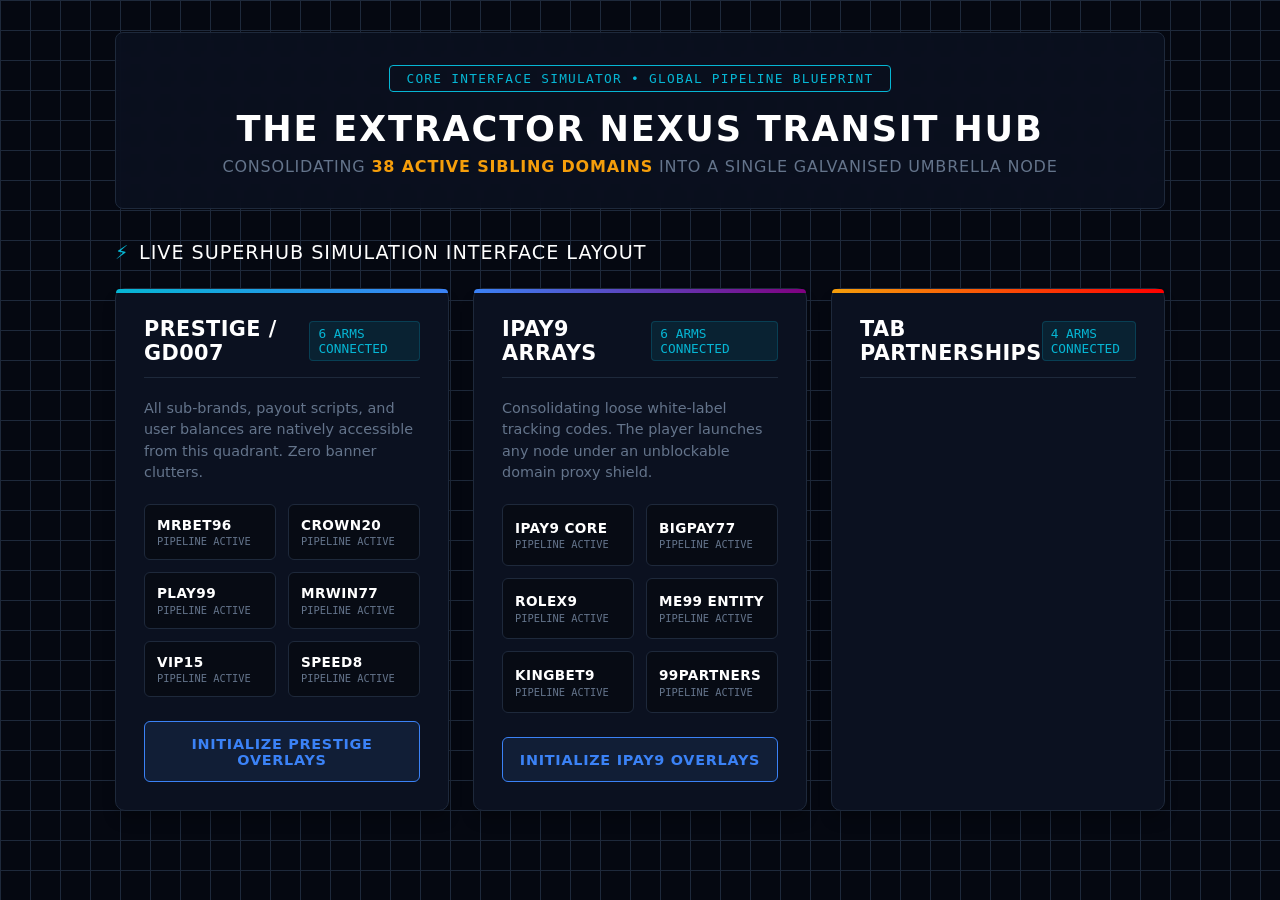
<file: Showroom-matrix.html>
<!DOCTYPE html>
<html lang="en">
<head>
    <meta charset="UTF-8">
    <meta name="viewport" content="width=device-width, initial-scale=1.0">
    <title>THE EXTRACTOR NEXUS • UNIFIED SHOWROOM MATRIX</title>
    <style>
        :root {
            --bg-color: #050811;
            --card-bg: #0b1120;
            --inner-bg: #070b14;
            --grid-line: #1e293b;
            --text-main: #f8fafc;
            --text-muted: #64748b;
            --neon-cyan: #06b6d4;
            --neon-blue: #3b82f6;
            --neon-amber: #f59e0b;
            --border-color: #1e293b;
        }
        * { box-sizing: border-box; margin: 0; padding: 0; }
        body {
            background-color: var(--bg-color);
            color: var(--text-main);
            font-family: system-ui, -apple-system, sans-serif;
            padding: 2rem 1rem;
            background-image: linear-gradient(var(--grid-line) 1px, transparent 1px), linear-gradient(90deg, var(--grid-line) 1px, transparent 1px);
            background-size: 30px 30px;
        }
        .container { max-width: 1050px; margin: 0 auto; }
        
        header {
            background: rgba(11, 17, 32, 0.85);
            border: 1px solid var(--border-color);
            padding: 2rem;
            border-radius: 8px;
            backdrop-filter: blur(6px);
            margin-bottom: 2rem;
            text-align: center;
        }
        .hub-badge {
            display: inline-block;
            font-family: monospace;
            font-size: 0.8rem;
            color: var(--neon-cyan);
            border: 1px solid var(--neon-cyan);
            padding: 0.3rem 1rem;
            border-radius: 4px;
            margin-bottom: 1rem;
            text-transform: uppercase;
            letter-spacing: 0.1em;
        }
        .title { font-size: 2.2rem; font-weight: 900; letter-spacing: 0.05em; color: #ffffff; }
        .subtitle { font-size: 1rem; color: var(--text-muted); margin-top: 0.5rem; text-transform: uppercase; letter-spacing: 0.05em; }
        .subtitle strong { color: var(--neon-amber); }

        /* The Core Aggregate Gallery Layout Grid */
        .hub-interface-title {
            font-size: 1.2rem;
            text-transform: uppercase;
            letter-spacing: 0.05em;
            margin-bottom: 1.5rem;
            color: #ffffff;
            display: flex;
            align-items: center;
        }
        .hub-interface-title::before {
            content: '⚡'; margin-right: 0.6rem; color: var(--neon-cyan);
        }
        
        .showroom-matrix {
            display: grid;
            grid-template-columns: repeat(auto-fit, minmax(310px, 1fr));
            gap: 1.5rem;
            margin-bottom: 3rem;
        }
        
        .syndicate-node {
            background-color: var(--card-bg);
            border: 1px solid var(--border-color);
            border-radius: 10px;
            padding: 1.75rem;
            position: relative;
            display: flex;
            flex-direction: column;
            box-shadow: 0 10px 15px -3px rgba(0, 0, 0, 0.3);
        }
        
        /* Master Tier Accent Lines */
        .syndicate-node::before {
            content: ''; position: absolute; top: 0; left: 0; right: 0; height: 4px; border-radius: 10px 10px 0 0;
        }
        .node-prestige::before { background: linear-gradient(90deg, var(--neon-cyan), var(--neon-blue)); }
        .node-ipay::before { background: linear-gradient(90deg, var(--neon-blue), purple); }
        .node-tab::before { background: linear-gradient(90deg, var(--neon-amber), red); }
        
        .node-header {
            display: flex;
            justify-content: space-between;
            align-items: center;
            margin-bottom: 1.25rem;
            border-bottom: 1px solid var(--border-color);
            padding-bottom: 0.75rem;
        }
        .node-name { font-size: 1.3rem; font-weight: 800; color: #ffffff; letter-spacing: 0.02em; }
        .node-count { font-family: monospace; font-size: 0.8rem; color: var(--neon-cyan); background: rgba(6, 182, 212, 0.1); padding: 0.25rem 0.5rem; border-radius: 4px; border: 1px solid rgba(6, 182, 212, 0.2); }
        
        .node-pitch { font-size: 0.9rem; color: var(--text-muted); margin-bottom: 1.25rem; line-height: 1.5; }
        
        /* Interactive Network Arms / Sub-Brand Slots */
        .network-arms-container {
            display: grid;
            grid-template-columns: 1fr 1fr;
            gap: 0.75rem;
            margin-bottom: 1.5rem;
            flex-grow: 1;
        }
        .arm-button {
            background-color: var(--inner-bg);
            border: 1px solid var(--border-color);
            border-radius: 6px;
            padding: 0.75rem;
            display: flex;
            flex-direction: column;
            justify-content: center;
            transition: all 0.2s ease;
            cursor: pointer;
        }
        .arm-button:hover {
            border-color: var(--neon-cyan);
            background-color: rgba(6, 182, 212, 0.05);
        }
        .arm-name { font-size: 0.85rem; font-weight: 700; color: #ffffff; letter-spacing: 0.03em; }
        .arm-status { font-family: monospace; font-size: 0.65rem; color: var(--text-muted); margin-top: 0.15rem; text-transform: uppercase; }
        .arm-button:hover .arm-status { color: var(--neon-cyan); }
        
        /* Direct Showroom Actions */
        .launch-btn {
            background: #111e36;
            border: 1px solid var(--neon-blue);
            color: var(--neon-blue);
            padding: 0.85rem;
            border-radius: 6px;
            text-align: center;
            font-size: 0.9rem;
            font-weight: 700;
            text-transform: uppercase;
            letter-spacing: 0.05em;
            cursor: pointer;
            transition: all 0.2s ease;
        }
        .launch-btn:hover {
            background: var(--neon-blue);
            color: #ffffff;
            box-shadow: 0 0 15px rgba(59, 130, 246, 0.4);
        }

        /* Vault Security Gateway Footer */
        .security-lockout {
            background: rgba(11, 17, 32, 0.9);
            border: 1px solid var(--border-color);
            border-radius: 8px;
            padding: 1.5rem;
            text-align: center;
            font-family: monospace;
            font-size: 0.9rem;
            color: var(--neon-amber);
        }
    </style>
</head>
<body>
<div class="container">
    <header>
        <div class="hub-badge">Core Interface Simulator • Global Pipeline Blueprint</div>
        <div class="title">THE EXTRACTOR NEXUS TRANSIT HUB</div>
        <div class="subtitle">Consolidating <strong>38 Active Sibling Domains</strong> Into a Single Galvanised Umbrella Node</div>
    </header>

    <div class="hub-interface-title">Live Superhub Simulation Interface Layout</div>
    <div class="showroom-matrix">
        
        <!-- NODE 1: PRESTIGE ALLIANCE MATRIX ARMS -->
        <div class="syndicate-node node-prestige">
            <div class="node-header">
                <div class="node-name">PRESTIGE / GD007</div>
                <div class="node-count">6 ARMS CONNECTED</div>
            </div>
            <div class="node-pitch">All sub-brands, payout scripts, and user balances are natively accessible from this quadrant. Zero banner clutters.</div>
            <div class="network-arms-container">
                <div class="arm-button"><div class="arm-name">MRBET96</div><div class="arm-status">Pipeline Active</div></div>
                <div class="arm-button"><div class="arm-name">CROWN20</div><div class="arm-status">Pipeline Active</div></div>
                <div class="arm-button"><div class="arm-name">PLAY99</div><div class="arm-status">Pipeline Active</div></div>
                <div class="arm-button"><div class="arm-name">MRWIN77</div><div class="arm-status">Pipeline Active</div></div>
                <div class="arm-button"><div class="arm-name">VIP15</div><div class="arm-status">Pipeline Active</div></div>
                <div class="arm-button"><div class="arm-name">SPEED8</div><div class="arm-status">Pipeline Active</div></div>
            </div>
            <div class="launch-btn">Initialize Prestige Overlays</div>
        </div>

        <!-- NODE 2: IPAY9 / 99PARTNERS MATRIX ARMS -->
        <div class="syndicate-node node-ipay">
            <div class="node-header">
                <div class="node-name">IPAY9 ARRAYS</div>
                <div class="node-count">6 ARMS CONNECTED</div>
            </div>
            <div class="node-pitch">Consolidating loose white-label tracking codes. The player launches any node under an unblockable domain proxy shield.</div>
            <div class="network-arms-container">
                <div class="arm-button"><div class="arm-name">IPAY9 CORE</div><div class="arm-status">Pipeline Active</div></div>
                <div class="arm-button"><div class="arm-name">BIGPAY77</div><div class="arm-status">Pipeline Active</div></div>
                <div class="arm-button"><div class="arm-name">ROLEX9</div><div class="arm-status">Pipeline Active</div></div>
                <div class="arm-button"><div class="arm-name">ME99 ENTITY</div><div class="arm-status">Pipeline Active</div></div>
                <div class="arm-button"><div class="arm-name">KINGBET9</div><div class="arm-status">Pipeline Active</div></div>
                <div class="arm-button"><div class="arm-name">99PARTNERS</div><div class="arm-status">Pipeline Active</div></div>
            </div>
            <div class="launch-btn">Initialize iPay9 Overlays</div>
        </div>

        <!-- NODE 3: TAB PARTNERSHIP MATRIX ARMS -->
        <div class="syndicate-node node-tab">
            <div class="node-header">
                <div class="node-name">TAB PARTNERSHIPS</div>
                <div class="node-count">4 ARMS CONNECTED</div>
            </div>
</file>
